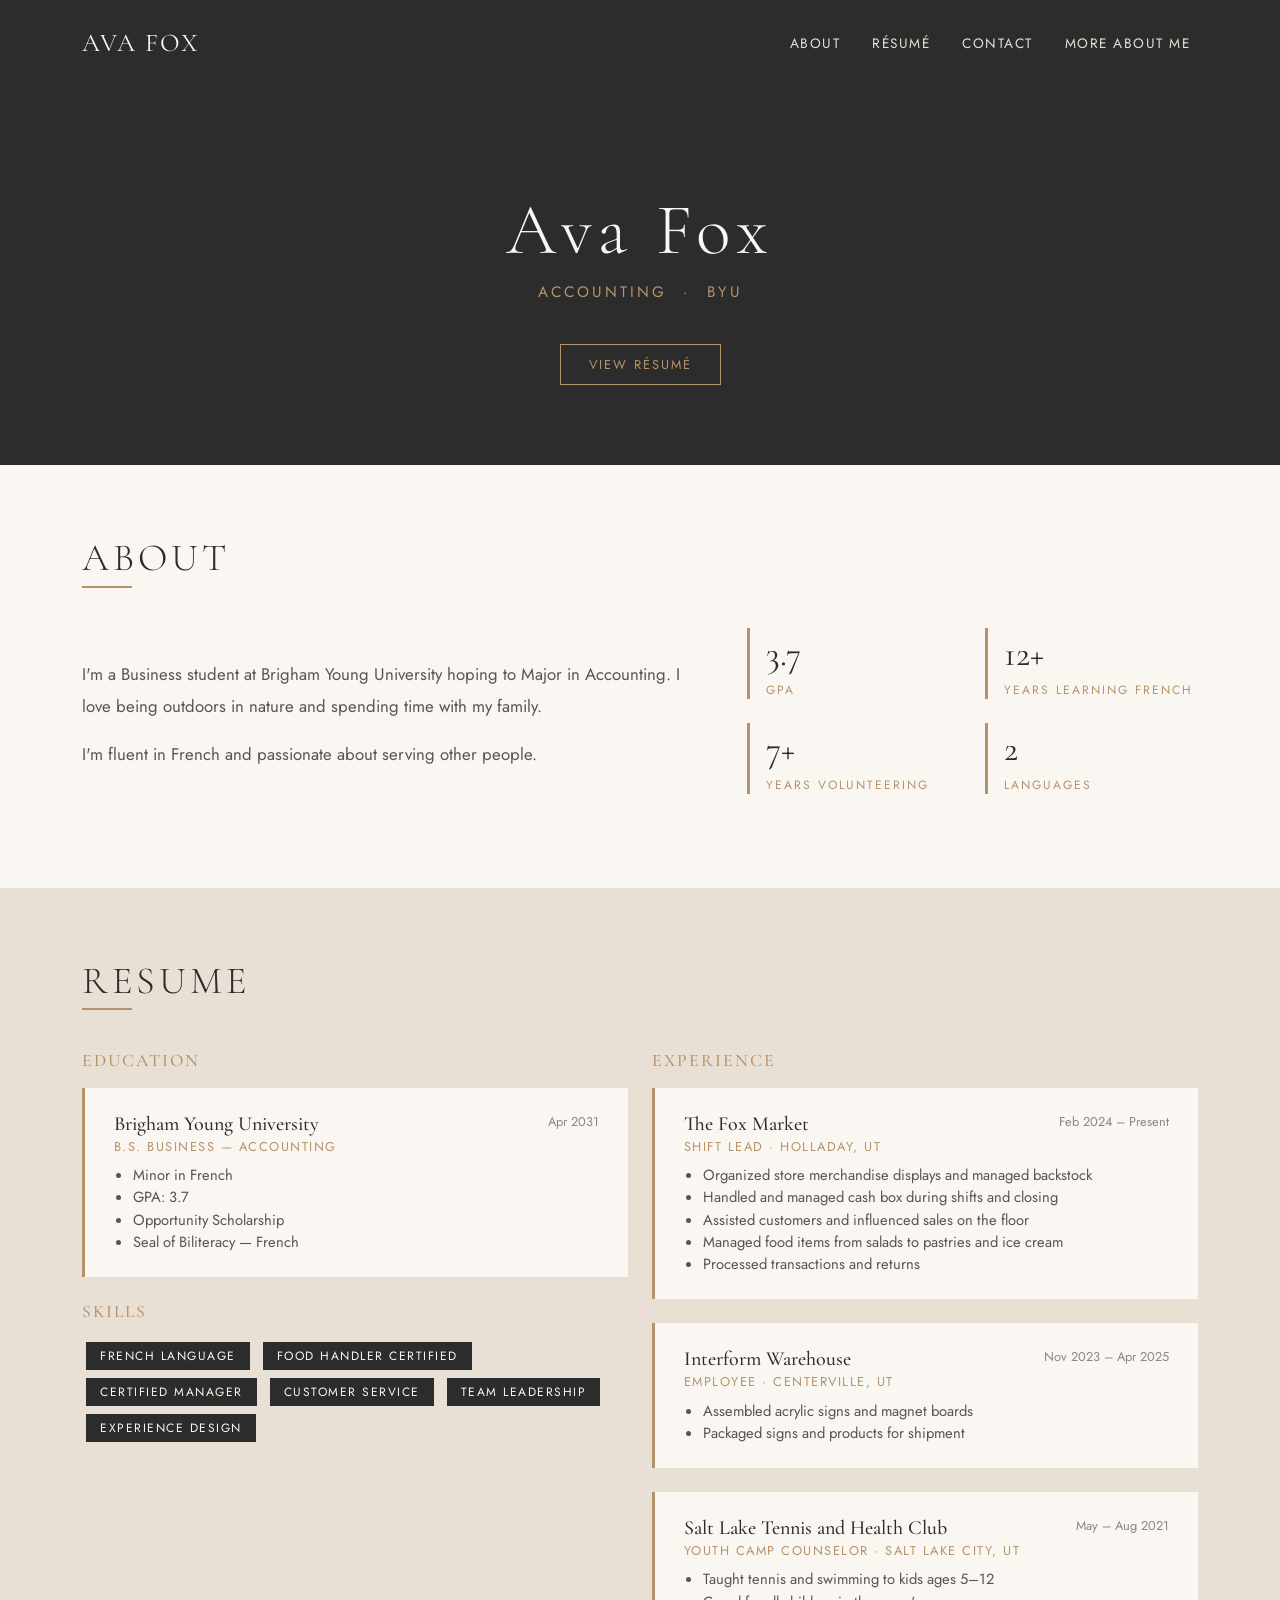
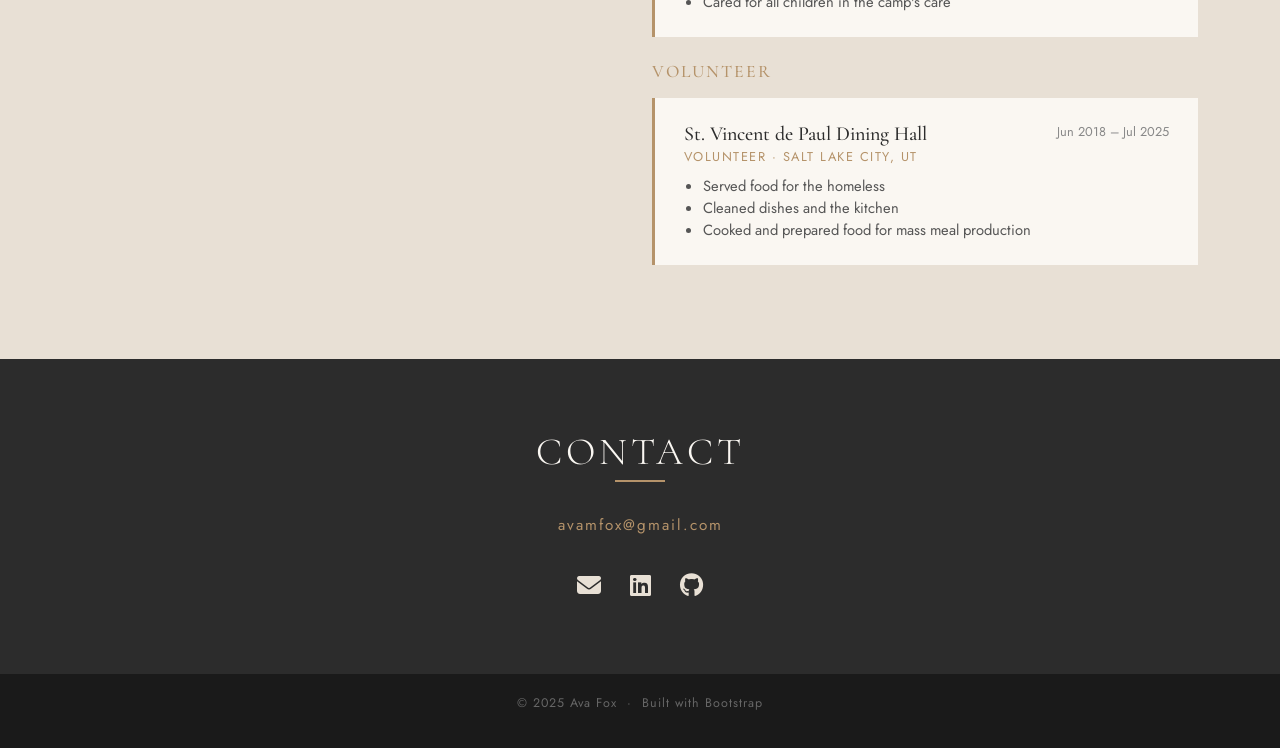
<file: index.html>
<!DOCTYPE html>
<html lang="en">
<head>
  <meta charset="UTF-8" />
  <meta name="viewport" content="width=device-width, initial-scale=1.0"/>
  <title>Ava Fox | Portfolio</title>
  <link rel="stylesheet" href="https://cdn.jsdelivr.net/npm/bootstrap@5.3.2/dist/css/bootstrap.min.css"/>
  <link rel="stylesheet" href="https://cdnjs.cloudflare.com/ajax/libs/font-awesome/6.4.0/css/all.min.css"/>
  <link href="https://fonts.googleapis.com/css2?family=Cormorant+Garamond:wght@300;400;600&family=Jost:wght@300;400;500&display=swap" rel="stylesheet"/>
  <style>
    :root {
      --cream: #FAF7F2;
      --charcoal: #2C2C2C;
      --accent: #B5936A;
      --soft: #E8E0D5;
    }
    * { box-sizing: border-box; }
    body {
      font-family: 'Jost', sans-serif;
      background-color: var(--cream);
      color: var(--charcoal);
    }

    /* NAV */
    nav.navbar {
      background-color: var(--charcoal) !important;
      padding: 1.2rem 2rem;
    }
    .navbar-brand {
      font-family: 'Cormorant Garamond', serif;
      font-size: 1.6rem;
      color: var(--cream) !important;
      letter-spacing: 2px;
    }
    .nav-link {
      color: var(--soft) !important;
      font-size: 0.85rem;
      letter-spacing: 1.5px;
      text-transform: uppercase;
      margin-left: 1rem;
      transition: color 0.2s;
    }
    .nav-link:hover { color: var(--accent) !important; }

    /* HERO */
    .hero {
      background-color: var(--charcoal);
      color: var(--cream);
      padding: 100px 0 80px;
      text-align: center;
    }
    .hero h1 {
      font-family: 'Cormorant Garamond', serif;
      font-size: 4.5rem;
      font-weight: 300;
      letter-spacing: 6px;
    }
    .hero p {
      font-size: 0.95rem;
      letter-spacing: 3px;
      text-transform: uppercase;
      color: var(--accent);
      margin-top: 0.5rem;
    }
    .hero .btn-outline-light {
      border-color: var(--accent);
      color: var(--accent);
      letter-spacing: 2px;
      text-transform: uppercase;
      font-size: 0.8rem;
      padding: 10px 28px;
      margin-top: 1.5rem;
      border-radius: 0;
      transition: all 0.3s;
    }
    .hero .btn-outline-light:hover {
      background-color: var(--accent);
      color: var(--charcoal);
    }

    /* SECTIONS */
    section { padding: 70px 0; }
    .section-title {
      font-family: 'Cormorant Garamond', serif;
      font-size: 2.4rem;
      font-weight: 300;
      letter-spacing: 4px;
      text-transform: uppercase;
      margin-bottom: 0.3rem;
    }
    .section-rule {
      width: 50px;
      border-top: 2px solid var(--accent);
      margin-bottom: 2.5rem;
    }

    /* ABOUT */
    #about { background-color: var(--cream); }
    .about-text {
      font-size: 1.05rem;
      line-height: 1.9;
      color: #555;
      max-width: 620px;
    }
    .about-stat {
      border-left: 3px solid var(--accent);
      padding-left: 1rem;
      margin-bottom: 1.5rem;
    }
    .about-stat .num {
      font-family: 'Cormorant Garamond', serif;
      font-size: 2.2rem;
      color: var(--charcoal);
    }
    .about-stat .label {
      font-size: 0.75rem;
      letter-spacing: 2px;
      text-transform: uppercase;
      color: var(--accent);
    }

    /* RESUME */
    #resume { background-color: var(--soft); }
    .resume-card {
      background: var(--cream);
      border: none;
      border-left: 3px solid var(--accent);
      border-radius: 0;
      padding: 1.5rem 1.8rem;
      margin-bottom: 1.5rem;
    }
    .resume-card h5 {
      font-family: 'Cormorant Garamond', serif;
      font-size: 1.25rem;
      margin-bottom: 0.1rem;
    }
    .resume-card .role {
      font-size: 0.8rem;
      letter-spacing: 1.5px;
      text-transform: uppercase;
      color: var(--accent);
      margin-bottom: 0.5rem;
    }
    .resume-card .dates {
      font-size: 0.8rem;
      color: #888;
      float: right;
    }
    .resume-card ul {
      margin: 0.5rem 0 0;
      padding-left: 1.2rem;
      font-size: 0.92rem;
      color: #555;
    }
    .skill-badge {
      display: inline-block;
      background: var(--charcoal);
      color: var(--cream);
      font-size: 0.75rem;
      letter-spacing: 1.5px;
      text-transform: uppercase;
      padding: 5px 14px;
      margin: 4px;
    }

    /* CONTACT */
    #contact { background-color: var(--charcoal); color: var(--cream); text-align: center; }
    #contact .section-title { color: var(--cream); }
    .social-link {
      color: var(--soft);
      font-size: 1.5rem;
      margin: 0 12px;
      transition: color 0.2s;
    }
    .social-link:hover { color: var(--accent); }
    .contact-email {
      font-size: 0.95rem;
      letter-spacing: 2px;
      color: var(--accent);
      margin-bottom: 2rem;
    }

    /* FOOTER */
    footer {
      background: #1a1a1a;
      color: #666;
      text-align: center;
      padding: 1.2rem;
      font-size: 0.78rem;
      letter-spacing: 1px;
    }
  </style>
</head>
<body>

  <!-- NAVBAR -->
  <nav class="navbar navbar-expand-lg">
    <div class="container">
      <a class="navbar-brand" href="#">AVA FOX</a>
      <button class="navbar-toggler" type="button" data-bs-toggle="collapse" data-bs-target="#navMenu">
        <span class="navbar-toggler-icon" style="filter:invert(1)"></span>
      </button>
      <div class="collapse navbar-collapse justify-content-end" id="navMenu">
        <ul class="navbar-nav">
          <li class="nav-item"><a class="nav-link" href="#about">About</a></li>
          <li class="nav-item"><a class="nav-link" href="#resume">Résumé</a></li>
          <li class="nav-item"><a class="nav-link" href="#contact">Contact</a></li>
          <li class="nav-item"><a class="nav-link" href="scratch.html">More About Me</a></li>
        </ul>
      </div>
    </div>
  </nav>

  <!-- HERO -->
  <section class="hero">
    <div class="container">
      <h1>Ava Fox</h1>
      <p>Accounting &nbsp;·&nbsp; BYU</p>
      <a href="#resume" class="btn btn-outline-light">View Résumé</a>
    </div>
  </section>

  <!-- ABOUT -->
  <section id="about">
    <div class="container">
      <h2 class="section-title">About</h2>
      <div class="section-rule"></div>
      <div class="row align-items-center">
        <div class="col-md-7">
          <p class="about-text">
            I'm a Business student at Brigham Young University hoping to Major in Accounting. I love being outdoors in nature and spending time with my family. 
          </p>
          <p class="about-text mt-3">
            I'm fluent in French and passionate about serving other people.
        </div>
        <div class="col-md-5">
          <div class="row mt-4 mt-md-0">
            <div class="col-6">
              <div class="about-stat">
                <div class="num">3.7</div>
                <div class="label">GPA</div>
              </div>
            </div>
            <div class="col-6">
              <div class="about-stat">
                <div class="num">12+</div>
                <div class="label">Years learning French</div>
              </div>
            </div>
            <div class="col-6">
              <div class="about-stat">
                <div class="num">7+</div>
                <div class="label">Years Volunteering</div>
              </div>
            </div>
            <div class="col-6">
              <div class="about-stat">
                <div class="num">2</div>
                <div class="label">Languages</div>
              </div>
            </div>
          </div>
        </div>
      </div>
    </div>
  </section>

  <!-- RESUME -->
  <section id="resume">
    <div class="container">
      <h2 class="section-title">Resume</h2>
      <div class="section-rule"></div>

      <div class="row">
        <!-- LEFT COL -->
        <div class="col-md-6">
          <h4 class="mb-3" style="font-family:'Cormorant Garamond',serif; letter-spacing:2px; font-size:1.1rem; text-transform:uppercase; color:var(--accent);">Education</h4>

          <div class="resume-card">
            <span class="dates">Apr 2031</span>
            <h5>Brigham Young University</h5>
            <div class="role">B.S. Business — Accounting</div>
            <ul>
              <li>Minor in French</li>
              <li>GPA: 3.7</li>
              <li>Opportunity Scholarship</li>
              <li>Seal of Biliteracy — French</li>
            </ul>
          </div>

          <h4 class="mb-3 mt-4" style="font-family:'Cormorant Garamond',serif; letter-spacing:2px; font-size:1.1rem; text-transform:uppercase; color:var(--accent);">Skills</h4>
          <div>
            <span class="skill-badge">French Language</span>
            <span class="skill-badge">Food Handler Certified</span>
            <span class="skill-badge">Certified Manager</span>
            <span class="skill-badge">Customer Service</span>
            <span class="skill-badge">Team Leadership</span>
            <span class="skill-badge">Experience Design</span>
          </div>
        </div>

        <!-- RIGHT COL -->
        <div class="col-md-6 mt-4 mt-md-0">
          <h4 class="mb-3" style="font-family:'Cormorant Garamond',serif; letter-spacing:2px; font-size:1.1rem; text-transform:uppercase; color:var(--accent);">Experience</h4>

          <div class="resume-card">
            <span class="dates">Feb 2024 – Present</span>
            <h5>The Fox Market</h5>
            <div class="role">Shift Lead · Holladay, UT</div>
            <ul>
              <li>Organized store merchandise displays and managed backstock</li>
              <li>Handled and managed cash box during shifts and closing</li>
              <li>Assisted customers and influenced sales on the floor</li>
              <li>Managed food items from salads to pastries and ice cream</li>
              <li>Processed transactions and returns</li>
            </ul>
          </div>

          <div class="resume-card">
            <span class="dates">Nov 2023 – Apr 2025</span>
            <h5>Interform Warehouse</h5>
            <div class="role">Employee · Centerville, UT</div>
            <ul>
              <li>Assembled acrylic signs and magnet boards</li>
              <li>Packaged signs and products for shipment</li>
            </ul>
          </div>

          <div class="resume-card">
            <span class="dates">May – Aug 2021</span>
            <h5>Salt Lake Tennis and Health Club</h5>
            <div class="role">Youth Camp Counselor · Salt Lake City, UT</div>
            <ul>
              <li>Taught tennis and swimming to kids ages 5–12</li>
              <li>Cared for all children in the camp's care</li>
            </ul>
          </div>

          <h4 class="mb-3 mt-4" style="font-family:'Cormorant Garamond',serif; letter-spacing:2px; font-size:1.1rem; text-transform:uppercase; color:var(--accent);">Volunteer</h4>
          <div class="resume-card">
            <span class="dates">Jun 2018 – Jul 2025</span>
            <h5>St. Vincent de Paul Dining Hall</h5>
            <div class="role">Volunteer · Salt Lake City, UT</div>
            <ul>
              <li>Served food for the homeless</li>
              <li>Cleaned dishes and the kitchen</li>
              <li>Cooked and prepared food for mass meal production</li>
            </ul>
          </div>
        </div>
      </div>
    </div>
  </section>

  <!-- CONTACT -->
  <section id="contact">
    <div class="container">
      <h2 class="section-title">Contact</h2>
      <div class="section-rule" style="margin: 0 auto 2rem;"></div>
      <p class="contact-email">avamfox@gmail.com</p>
      <div>
        <a href="mailto:avamfox@gmail.com" class="social-link" title="Email"><i class="fas fa-envelope"></i></a>
        <a href="https://linkedin.com/in/ava-fox-530a54386/" class="social-link" target="_blank" title="LinkedIn"><i class="fab fa-linkedin"></i></a>
        <a href="https://github.com/avamfox-web" class="social-link" target="_blank" title="GitHub"><i class="fab fa-github"></i></a>
      </div>
    </div>
  </section>

  <footer>
    <p>&copy; 2025 Ava Fox &nbsp;·&nbsp; Built with Bootstrap</p>
  </footer>

  <script src="https://cdn.jsdelivr.net/npm/bootstrap@5.3.2/dist/js/bootstrap.bundle.min.js"></script>
</body>
</html>
</file>
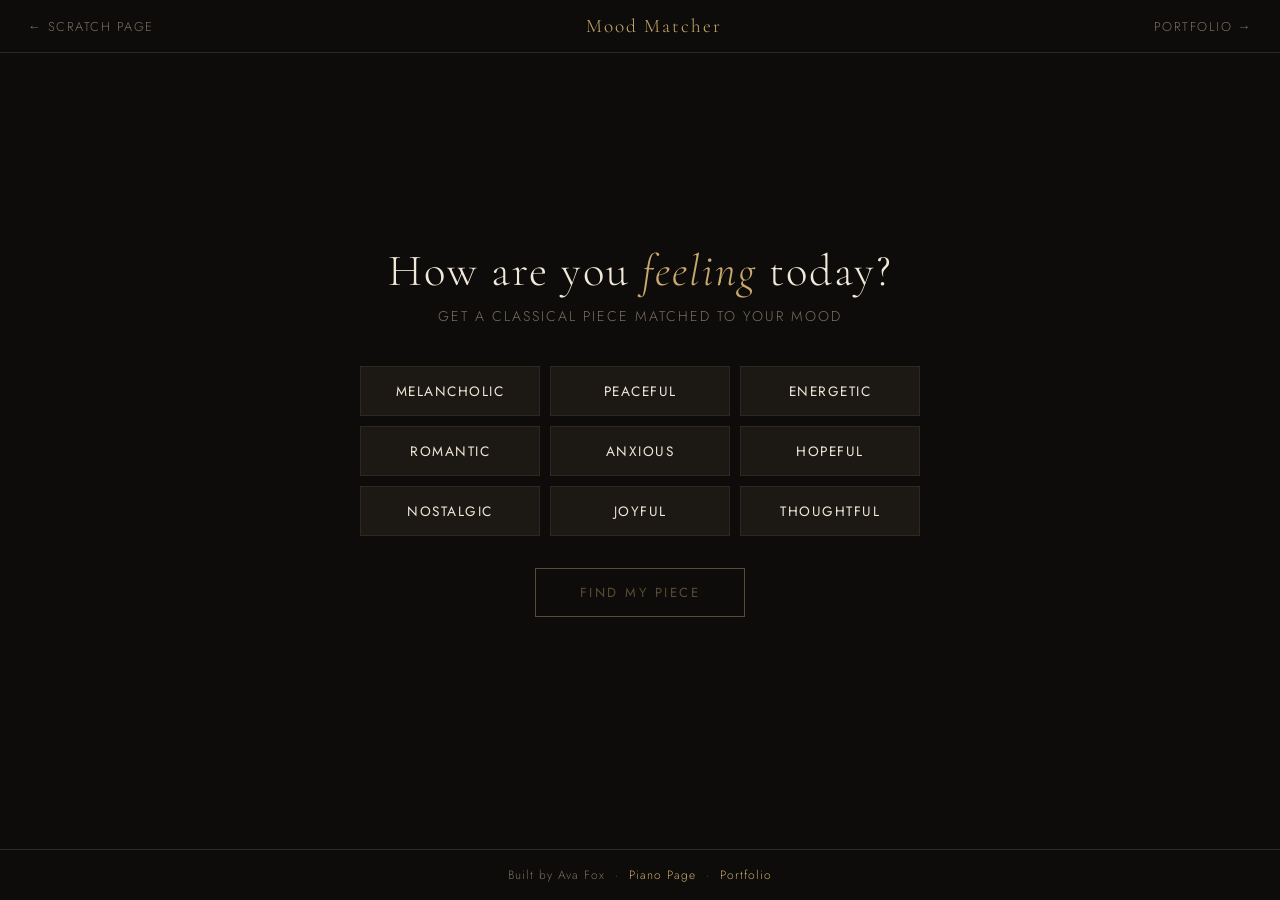
<file: app.html>
<!DOCTYPE html>
<html lang="en">
<head>
  <meta charset="UTF-8"/>
  <meta name="viewport" content="width=device-width, initial-scale=1.0"/>
  <title>Classical Mood Matcher</title>
  <link href="https://fonts.googleapis.com/css2?family=Cormorant+Garamond:ital,wght@0,300;0,500;1,300&family=Jost:wght@300;400&display=swap" rel="stylesheet"/>
  <style>
    :root {
      --bg: #0e0c0a;
      --surface: #1c1814;
      --gold: #c9a96e;
      --cream: #f0e8d8;
      --muted: #7a6e60;
      --border: #2e2820;
    }
    * { box-sizing: border-box; margin: 0; padding: 0; }

    body {
      background: var(--bg);
      color: var(--cream);
      font-family: 'Jost', sans-serif;
      font-weight: 300;
      min-height: 100vh;
      display: flex;
      flex-direction: column;
    }

    /* NAV */
    nav {
      padding: 14px 28px;
      border-bottom: 1px solid var(--border);
      display: flex;
      justify-content: space-between;
      align-items: center;
    }
    nav a {
      color: var(--muted);
      text-decoration: none;
      font-size: 0.8rem;
      letter-spacing: 1.5px;
      text-transform: uppercase;
      transition: color 0.2s;
    }
    nav a:hover { color: var(--gold); }
    nav .brand {
      font-family: 'Cormorant Garamond', serif;
      font-size: 1.2rem;
      color: var(--gold);
      letter-spacing: 2px;
    }

    /* MAIN */
    main {
      flex: 1;
      display: flex;
      flex-direction: column;
      align-items: center;
      justify-content: center;
      padding: 40px 20px;
    }

    .tagline {
      font-family: 'Cormorant Garamond', serif;
      font-size: 2.8rem;
      font-weight: 300;
      text-align: center;
      letter-spacing: 2px;
      line-height: 1.2;
      margin-bottom: 0.5rem;
    }
    .tagline em { color: var(--gold); font-style: italic; }

    .sub {
      color: var(--muted);
      font-size: 0.88rem;
      letter-spacing: 2px;
      text-transform: uppercase;
      text-align: center;
      margin-bottom: 2.5rem;
    }

    /* MOOD BUTTONS */
    .mood-grid {
      display: grid;
      grid-template-columns: repeat(3, 1fr);
      gap: 10px;
      width: 100%;
      max-width: 560px;
      margin-bottom: 2rem;
    }
    .mood-btn {
      background: var(--surface);
      border: 1px solid var(--border);
      color: var(--cream);
      padding: 14px 10px;
      font-family: 'Jost', sans-serif;
      font-size: 0.85rem;
      letter-spacing: 1.5px;
      text-transform: uppercase;
      cursor: pointer;
      transition: all 0.25s;
    }
    .mood-btn:hover, .mood-btn.active {
      background: var(--gold);
      color: var(--bg);
      border-color: var(--gold);
    }

    /* SUBMIT */
    #ask-btn {
      background: transparent;
      border: 1px solid var(--gold);
      color: var(--gold);
      padding: 14px 44px;
      font-family: 'Jost', sans-serif;
      font-size: 0.82rem;
      letter-spacing: 2.5px;
      text-transform: uppercase;
      cursor: pointer;
      transition: all 0.3s;
      margin-bottom: 2.5rem;
    }
    #ask-btn:hover:not(:disabled) {
      background: var(--gold);
      color: var(--bg);
    }
    #ask-btn:disabled { opacity: 0.4; cursor: not-allowed; }

    /* RESULT */
    #result-box {
      width: 100%;
      max-width: 620px;
      background: var(--surface);
      border: 1px solid var(--border);
      padding: 2rem 2.4rem;
      display: none;
      animation: fadeIn 0.6s ease;
    }
    #result-box.show { display: block; }
    @keyframes fadeIn { from { opacity: 0; transform: translateY(10px); } to { opacity: 1; transform: none; } }

    #result-box .piece-name {
      font-family: 'Cormorant Garamond', serif;
      font-size: 1.7rem;
      color: var(--gold);
      margin-bottom: 0.3rem;
    }
    #result-box .composer {
      font-size: 0.78rem;
      letter-spacing: 2px;
      text-transform: uppercase;
      color: var(--muted);
      margin-bottom: 1rem;
    }
    #result-box .description {
      font-size: 0.97rem;
      line-height: 1.8;
      color: #ccc;
      border-left: 2px solid var(--gold);
      padding-left: 1rem;
    }

    /* LOADER */
    #loader {
      display: none;
      text-align: center;
      padding: 1.5rem;
    }
    #loader.show { display: block; }
    .dots span {
      display: inline-block;
      width: 8px; height: 8px;
      background: var(--gold);
      border-radius: 50%;
      margin: 0 4px;
      animation: bounce 1.2s infinite;
    }
    .dots span:nth-child(2) { animation-delay: 0.2s; }
    .dots span:nth-child(3) { animation-delay: 0.4s; }
    @keyframes bounce {
      0%, 80%, 100% { transform: translateY(0); opacity: 0.5; }
      40% { transform: translateY(-10px); opacity: 1; }
    }

    #error-msg {
      color: #e07070;
      font-size: 0.85rem;
      text-align: center;
      margin-top: 1rem;
      display: none;
    }

    /* AGAIN */
    #again-btn {
      background: transparent;
      border: none;
      color: var(--muted);
      font-size: 0.78rem;
      letter-spacing: 2px;
      text-transform: uppercase;
      cursor: pointer;
      margin-top: 1.5rem;
      display: none;
      transition: color 0.2s;
    }
    #again-btn:hover { color: var(--gold); }
    #again-btn.show { display: block; }

    footer {
      text-align: center;
      padding: 1rem;
      font-size: 0.75rem;
      color: var(--muted);
      letter-spacing: 1px;
      border-top: 1px solid var(--border);
    }
    footer a { color: var(--gold); text-decoration: none; }
  </style>
</head>
<body>

  <nav>
    <a href="scratch.html">← Scratch Page</a>
    <span class="brand"> Mood Matcher</span>
    <a href="index.html">Portfolio →</a>
  </nav>

  <main>
    <h1 class="tagline">How are you <em>feeling</em> today?</h1>
    <p class="sub">Get a classical piece matched to your mood</p>

    <div class="mood-grid" id="mood-grid">
      <button class="mood-btn" data-mood="melancholic">Melancholic</button>
      <button class="mood-btn" data-mood="peaceful">Peaceful</button>
      <button class="mood-btn" data-mood="energetic">Energetic</button>
      <button class="mood-btn" data-mood="romantic">Romantic</button>
      <button class="mood-btn" data-mood="anxious">Anxious</button>
      <button class="mood-btn" data-mood="hopeful">Hopeful</button>
      <button class="mood-btn" data-mood="nostalgic">Nostalgic</button>
      <button class="mood-btn" data-mood="joyful">Joyful</button>
      <button class="mood-btn" data-mood="contemplative">Thoughtful</button>
    </div>

    <button id="ask-btn" disabled>Find My Piece</button>

    <div id="loader">
      <div class="dots"><span></span><span></span><span></span></div>
    </div>

    <div id="result-box">
      <div class="piece-name" id="piece-name"></div>
      <div class="composer" id="composer"></div>
      <div class="description" id="description"></div>
    </div>

    <p id="error-msg">Something went wrong. Please try again.</p>
    <button id="again-btn">Try Another Mood ↺</button>
  </main>

  <footer>
    Built by Ava Fox &nbsp;·&nbsp; <a href="scratch.html">Piano Page</a> &nbsp;·&nbsp; <a href="index.html">Portfolio</a>
  </footer>

  <script>
    let selectedMood = null;

    // Mood selection
    document.querySelectorAll('.mood-btn').forEach(btn => {
      btn.addEventListener('click', () => {
        document.querySelectorAll('.mood-btn').forEach(b => b.classList.remove('active'));
        btn.classList.add('active');
        selectedMood = btn.dataset.mood;
        document.getElementById('ask-btn').disabled = false;
      });
    });

    // Get recommendation
    document.getElementById('ask-btn').addEventListener('click', async () => {
      if (!selectedMood) return;

      // UI states
      document.getElementById('loader').classList.add('show');
      document.getElementById('result-box').classList.remove('show');
      document.getElementById('error-msg').style.display = 'none';
      document.getElementById('again-btn').classList.remove('show');
      document.getElementById('ask-btn').disabled = true;

      const prompt = `You are a classical music expert. The user is feeling "${selectedMood}" right now.

Recommend ONE perfect classical piano piece for this mood.

Respond ONLY with valid JSON in this exact format (no markdown, no extra text):
{
  "piece": "Full piece name including opus/key if applicable",
  "composer": "Composer full name (years)",
  "description": "2-3 sentences explaining why this piece matches the mood and what makes it special. Be poetic and personal."
}`;

      try {
        const response = await fetch("https://api.anthropic.com/v1/messages", {
          method: "POST",
          headers: { "Content-Type": "application/json" },
          body: JSON.stringify({
            model: "claude-sonnet-4-20250514",
            max_tokens: 1000,
            messages: [{ role: "user", content: prompt }]
          })
        });

        const data = await response.json();
        const raw = data.content.map(i => i.text || '').join('');
        const clean = raw.replace(/```json|```/g, '').trim();
        const parsed = JSON.parse(clean);

        document.getElementById('piece-name').textContent = parsed.piece;
        document.getElementById('composer').textContent = parsed.composer;
        document.getElementById('description').textContent = parsed.description;

        document.getElementById('loader').classList.remove('show');
        document.getElementById('result-box').classList.add('show');
        document.getElementById('again-btn').classList.add('show');

      } catch (err) {
        console.error(err);
        document.getElementById('loader').classList.remove('show');
        document.getElementById('error-msg').style.display = 'block';
        document.getElementById('ask-btn').disabled = false;
      }
    });

    // Reset
    document.getElementById('again-btn').addEventListener('click', () => {
      document.querySelectorAll('.mood-btn').forEach(b => b.classList.remove('active'));
      selectedMood = null;
      document.getElementById('ask-btn').disabled = true;
      document.getElementById('result-box').classList.remove('show');
      document.getElementById('again-btn').classList.remove('show');
      document.getElementById('error-msg').style.display = 'none';
    });
  </script>

</body>
</html>
</file>
